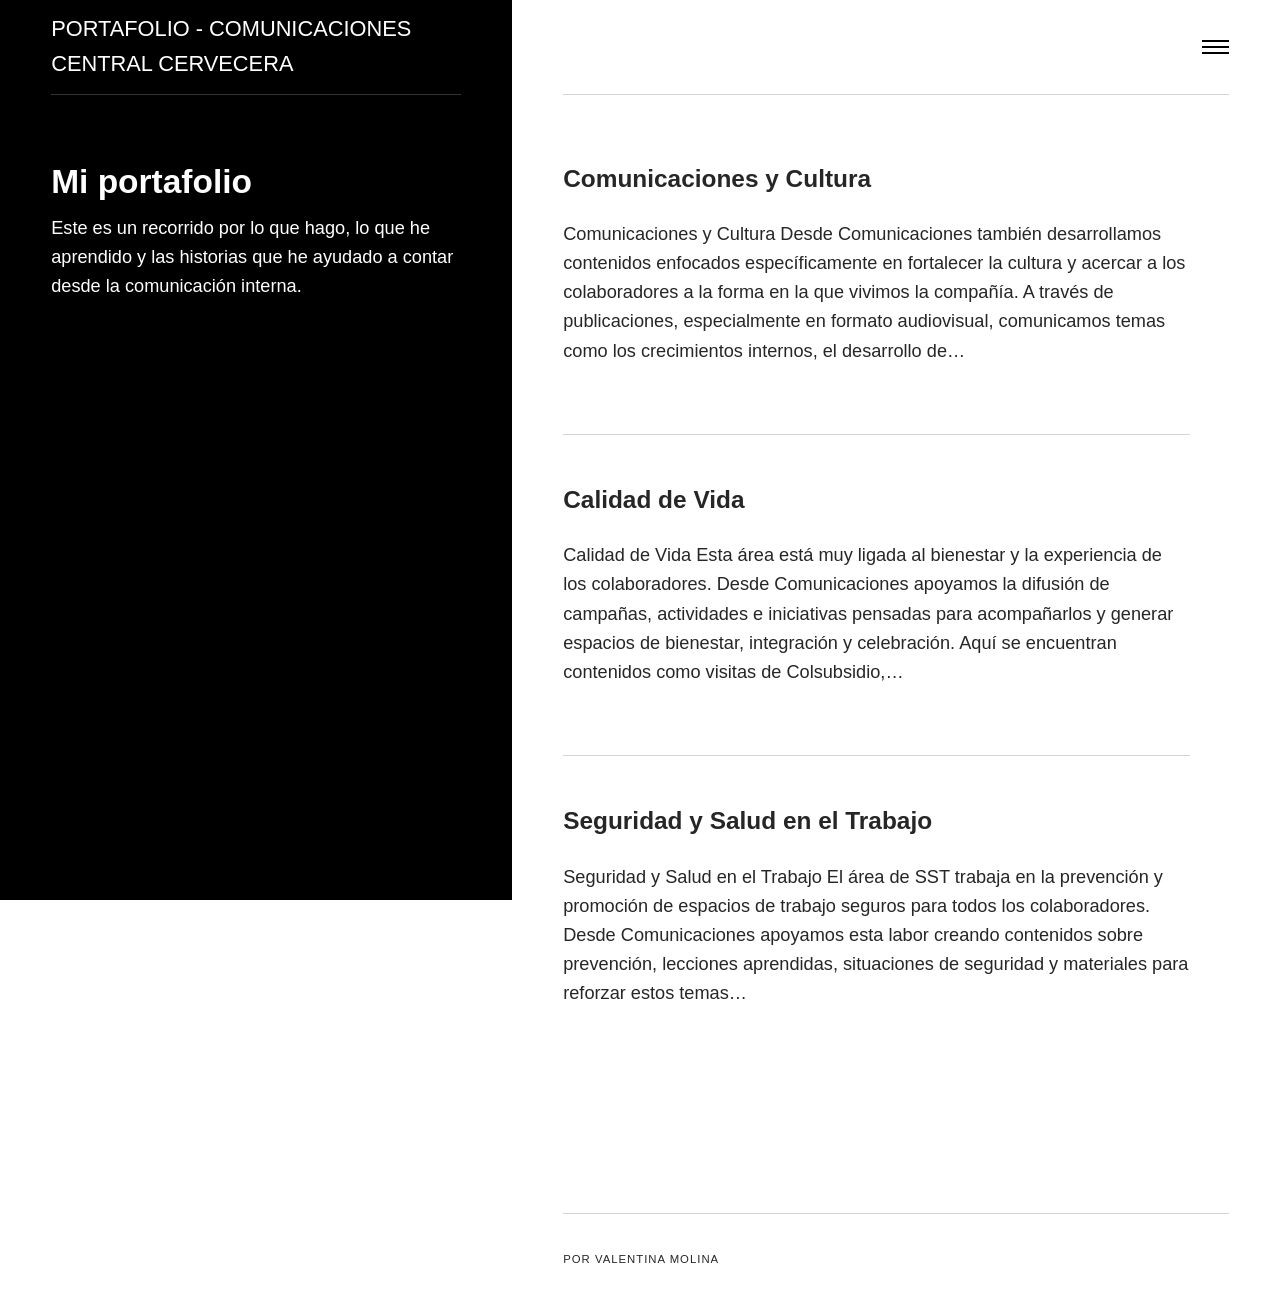
<file: index.html>
<!DOCTYPE html><html lang="en-gb"><head><meta charset="utf-8"><meta http-equiv="X-UA-Compatible" content="IE=edge"><meta name="viewport" content="width=device-width,initial-scale=1"><title>Portafolio - Comunicaciones Central Cervecera</title><meta name="generator" content="Publii Open-Source CMS for Static Site"><link rel="canonical" href="https://vmolinar625-hub.github.io/portafolio-velentina-molina-comunicacionesccc/"><link rel="alternate" type="application/atom+xml" href="https://vmolinar625-hub.github.io/portafolio-velentina-molina-comunicacionesccc/feed.xml" title="Portafolio - Comunicaciones Central Cervecera - RSS"><link rel="alternate" type="application/json" href="https://vmolinar625-hub.github.io/portafolio-velentina-molina-comunicacionesccc/feed.json" title="Portafolio - Comunicaciones Central Cervecera - JSON"><meta property="og:title" content="Portafolio - Comunicaciones Central Cervecera"><meta property="og:site_name" content="Portafolio - Comunicaciones Central Cervecera"><meta property="og:description" content=""><meta property="og:url" content="https://vmolinar625-hub.github.io/portafolio-velentina-molina-comunicacionesccc/"><meta property="og:type" content="website"><link rel="stylesheet" href="https://vmolinar625-hub.github.io/portafolio-velentina-molina-comunicacionesccc/assets/css/style.css?v=2b86963d895245d104e66f86aac6bb37"><script type="application/ld+json">{"@context":"http://schema.org","@type":"Organization","name":"Portafolio - Comunicaciones Central Cervecera","url":"https://vmolinar625-hub.github.io/portafolio-velentina-molina-comunicacionesccc/"}</script><noscript><style>img[loading] {
                    opacity: 1;
                }</style></noscript></head><body class="home-template"><div class="container js-container"><nav class="menu"><ul class="navbar__menu"><li><a href="https://vmolinar625-hub.github.io/portafolio-velentina-molina-comunicacionesccc/portafoliolio-central-cervecera.html" target="_self">Sobre mí y mi práctica</a></li><li><a href="https://vmolinar625-hub.github.io/portafolio-velentina-molina-comunicacionesccc/" target="_self">Comunicados</a></li></ul></nav><div class="container__content"><header class="top"><div class="top__item"><a class="logo" href="https://vmolinar625-hub.github.io/portafolio-velentina-molina-comunicacionesccc/">Portafolio - Comunicaciones Central Cervecera</a></div><div class="top__item top__item--right"><button class="menu-toggle js-menu-toggle" aria-label="Menu" aria-expanded="false"><span class="menu-toggle-box"><span class="menu-toggle-inner">Menu</span></span></button></div></header><main class="main"><div class="main__left"><header><h1>Mi portafolio</h1><p>Este es un recorrido por lo que hago, lo que he aprendido y las historias que he ayudado a contar desde la comunicación interna.</p></header></div><div class="main__right feed"><div><article class="feed__item"><header><h2><a href="https://vmolinar625-hub.github.io/portafolio-velentina-molina-comunicacionesccc/comunicaciones-y-cultura.html">Comunicaciones y Cultura</a></h2></header><p>Comunicaciones y Cultura Desde Comunicaciones también desarrollamos contenidos enfocados específicamente en fortalecer la cultura y acercar a los colaboradores a la forma en la que vivimos la compañía. A través de publicaciones, especialmente en formato audiovisual, comunicamos temas como los crecimientos internos, el desarrollo de&hellip;</p></article><article class="feed__item"><header><h2><a href="https://vmolinar625-hub.github.io/portafolio-velentina-molina-comunicacionesccc/calidad-de-vida.html">Calidad de Vida</a></h2></header><p>Calidad de Vida Esta área está muy ligada al bienestar y la experiencia de los colaboradores. Desde Comunicaciones apoyamos la difusión de campañas, actividades e iniciativas pensadas para acompañarlos y generar espacios de bienestar, integración y celebración. Aquí se encuentran contenidos como visitas de Colsubsidio,&hellip;</p></article><article class="feed__item"><header><h2><a href="https://vmolinar625-hub.github.io/portafolio-velentina-molina-comunicacionesccc/seguridad-y-salud-en-el-trabajo.html">Seguridad y Salud en el Trabajo</a></h2></header><p>Seguridad y Salud en el Trabajo El área de SST trabaja en la prevención y promoción de espacios de trabajo seguros para todos los colaboradores. Desde Comunicaciones apoyamos esta labor creando contenidos sobre prevención, lecciones aprendidas, situaciones de seguridad y materiales para reforzar estos temas&hellip;</p></article></div></div></main><footer class="footer"><div class="footer__copyright">Por Valentina Molina</div></footer></div></div><script defer="defer" src="https://vmolinar625-hub.github.io/portafolio-velentina-molina-comunicacionesccc/assets/js/scripts.min.js?v=1ea8317abae2e05fa2a65ed7bbff7ba7"></script><script>var images = document.querySelectorAll('img[loading]');

        for (var i = 0; i < images.length; i++) {
            if (images[i].complete) {
                images[i].classList.add('is-loaded');
            } else {
                images[i].addEventListener('load', function () {
                    this.classList.add('is-loaded');
                }, false);
            }
        }</script></body></html>
</file>
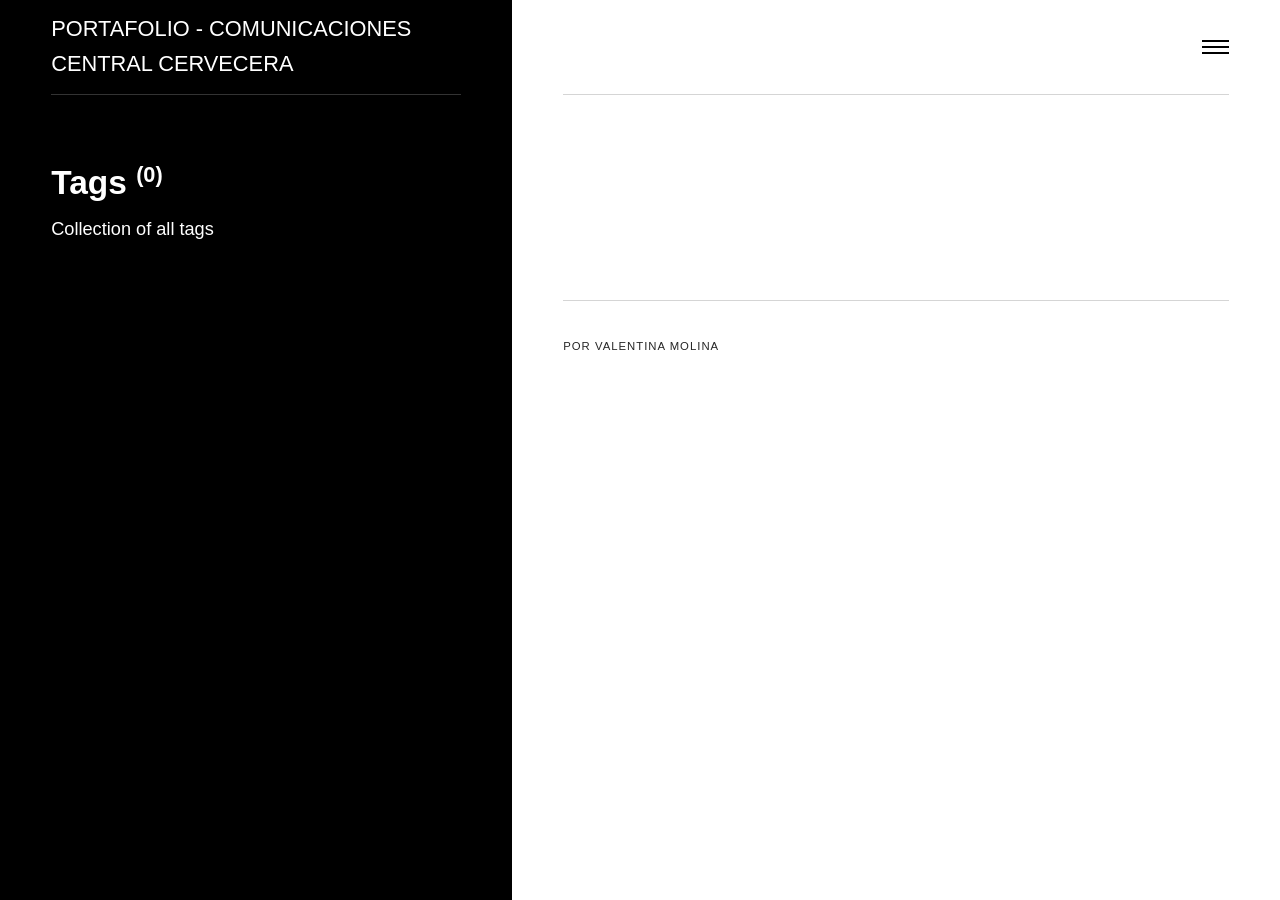
<file: tags/index.html>
<!DOCTYPE html><html lang="en-gb"><head><meta charset="utf-8"><meta http-equiv="X-UA-Compatible" content="IE=edge"><meta name="viewport" content="width=device-width,initial-scale=1"><title>All tags - Portafolio - Comunicaciones Central Cervecera</title><meta name="robots" content="noindex, follow"><meta name="generator" content="Publii Open-Source CMS for Static Site"><link rel="alternate" type="application/atom+xml" href="https://vmolinar625-hub.github.io/portafolio-velentina-molina-comunicacionesccc/feed.xml" title="Portafolio - Comunicaciones Central Cervecera - RSS"><link rel="alternate" type="application/json" href="https://vmolinar625-hub.github.io/portafolio-velentina-molina-comunicacionesccc/feed.json" title="Portafolio - Comunicaciones Central Cervecera - JSON"><meta property="og:title" content="Portafolio - Comunicaciones Central Cervecera"><meta property="og:site_name" content="Portafolio - Comunicaciones Central Cervecera"><meta property="og:description" content=""><meta property="og:url" content="https://vmolinar625-hub.github.io/portafolio-velentina-molina-comunicacionesccc/tags/"><meta property="og:type" content="website"><link rel="stylesheet" href="https://vmolinar625-hub.github.io/portafolio-velentina-molina-comunicacionesccc/assets/css/style.css?v=2b86963d895245d104e66f86aac6bb37"><script type="application/ld+json">{"@context":"http://schema.org","@type":"Organization","name":"Portafolio - Comunicaciones Central Cervecera","url":"https://vmolinar625-hub.github.io/portafolio-velentina-molina-comunicacionesccc/"}</script><noscript><style>img[loading] {
                    opacity: 1;
                }</style></noscript></head><body class="tags-template"><div class="container js-container"><nav class="menu"><ul class="navbar__menu"><li><a href="https://vmolinar625-hub.github.io/portafolio-velentina-molina-comunicacionesccc/portafoliolio-central-cervecera.html" target="_self">Sobre mí y mi práctica</a></li><li><a href="https://vmolinar625-hub.github.io/portafolio-velentina-molina-comunicacionesccc/" target="_self">Comunicados</a></li></ul></nav><div class="container__content"><header class="top"><div class="top__item"><a class="logo" href="https://vmolinar625-hub.github.io/portafolio-velentina-molina-comunicacionesccc/">Portafolio - Comunicaciones Central Cervecera</a></div><div class="top__item top__item--right"><button class="menu-toggle js-menu-toggle" aria-label="Menu" aria-expanded="false"><span class="menu-toggle-box"><span class="menu-toggle-inner">Menu</span></span></button></div></header><main class="main page page--tags"><div class="main__left"><header><h1>Tags <sup>(0)</sup></h1><p>Collection of all tags</p></header></div><div class="main__right"><div><ul class="feed feed--tags"></ul></div></div></main><footer class="footer"><div class="footer__copyright">Por Valentina Molina</div></footer></div></div><script defer="defer" src="https://vmolinar625-hub.github.io/portafolio-velentina-molina-comunicacionesccc/assets/js/scripts.min.js?v=1ea8317abae2e05fa2a65ed7bbff7ba7"></script><script>var images = document.querySelectorAll('img[loading]');

        for (var i = 0; i < images.length; i++) {
            if (images[i].complete) {
                images[i].classList.add('is-loaded');
            } else {
                images[i].addEventListener('load', function () {
                    this.classList.add('is-loaded');
                }, false);
            }
        }</script></body></html>
</file>
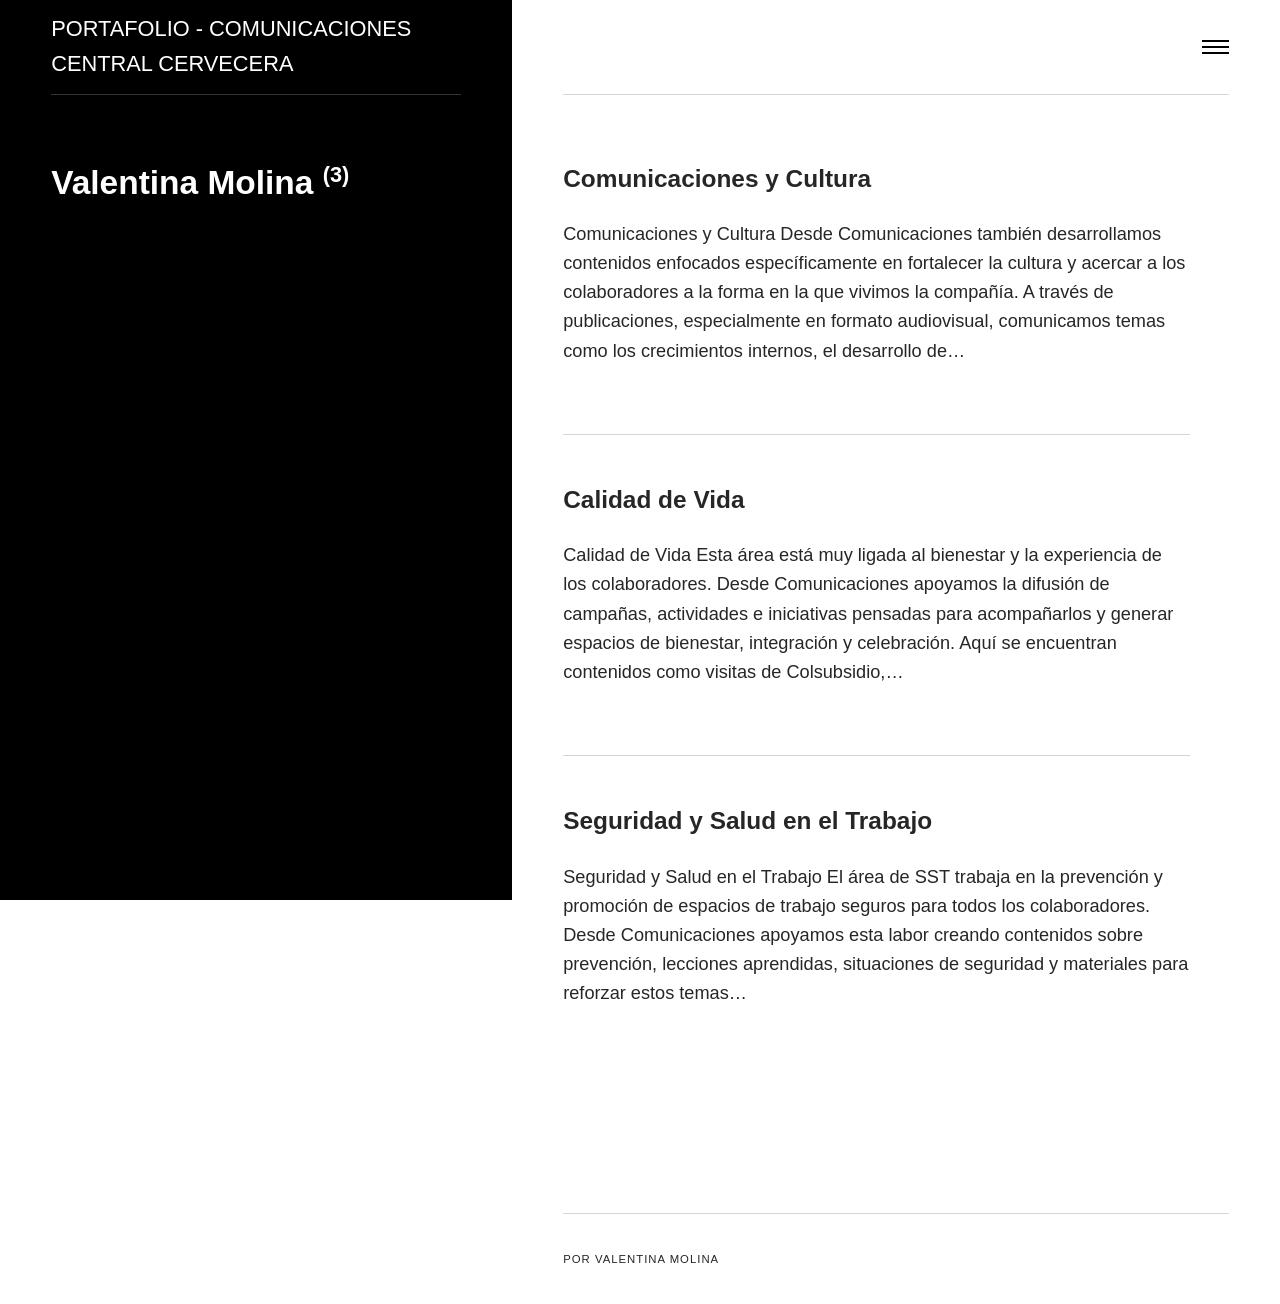
<file: authors/valentina-molina/index.html>
<!DOCTYPE html><html lang="en-gb"><head><meta charset="utf-8"><meta http-equiv="X-UA-Compatible" content="IE=edge"><meta name="viewport" content="width=device-width,initial-scale=1"><title>Author: Valentina Molina - Portafolio - Comunicaciones Central Cervecera</title><meta name="robots" content="noindex, follow"><meta name="generator" content="Publii Open-Source CMS for Static Site"><link rel="alternate" type="application/atom+xml" href="https://vmolinar625-hub.github.io/portafolio-velentina-molina-comunicacionesccc/feed.xml" title="Portafolio - Comunicaciones Central Cervecera - RSS"><link rel="alternate" type="application/json" href="https://vmolinar625-hub.github.io/portafolio-velentina-molina-comunicacionesccc/feed.json" title="Portafolio - Comunicaciones Central Cervecera - JSON"><meta property="og:title" content="Valentina Molina"><meta property="og:site_name" content="Portafolio - Comunicaciones Central Cervecera"><meta property="og:description" content=""><meta property="og:url" content="https://vmolinar625-hub.github.io/portafolio-velentina-molina-comunicacionesccc/authors/valentina-molina/"><meta property="og:type" content="website"><link rel="stylesheet" href="https://vmolinar625-hub.github.io/portafolio-velentina-molina-comunicacionesccc/assets/css/style.css?v=2b86963d895245d104e66f86aac6bb37"><script type="application/ld+json">{"@context":"http://schema.org","@type":"Organization","name":"Portafolio - Comunicaciones Central Cervecera","url":"https://vmolinar625-hub.github.io/portafolio-velentina-molina-comunicacionesccc/"}</script><noscript><style>img[loading] {
                    opacity: 1;
                }</style></noscript></head><body class="author-template"><div class="container js-container"><nav class="menu"><ul class="navbar__menu"><li><a href="https://vmolinar625-hub.github.io/portafolio-velentina-molina-comunicacionesccc/portafoliolio-central-cervecera.html" target="_self">Sobre mí y mi práctica</a></li><li><a href="https://vmolinar625-hub.github.io/portafolio-velentina-molina-comunicacionesccc/" target="_self">Comunicados</a></li></ul></nav><div class="container__content"><header class="top"><div class="top__item"><a class="logo" href="https://vmolinar625-hub.github.io/portafolio-velentina-molina-comunicacionesccc/">Portafolio - Comunicaciones Central Cervecera</a></div><div class="top__item top__item--right"><button class="menu-toggle js-menu-toggle" aria-label="Menu" aria-expanded="false"><span class="menu-toggle-box"><span class="menu-toggle-inner">Menu</span></span></button></div></header><main class="main page page--author"><div class="main__left"><header><div class="page--author__bio"><h1>Valentina Molina <sup>(3)</sup></h1></div></header></div><div class="main__right feed feed--author"><div><article class="feed__item"><header><h2><a href="https://vmolinar625-hub.github.io/portafolio-velentina-molina-comunicacionesccc/comunicaciones-y-cultura.html">Comunicaciones y Cultura</a></h2></header><p>Comunicaciones y Cultura Desde Comunicaciones también desarrollamos contenidos enfocados específicamente en fortalecer la cultura y acercar a los colaboradores a la forma en la que vivimos la compañía. A través de publicaciones, especialmente en formato audiovisual, comunicamos temas como los crecimientos internos, el desarrollo de&hellip;</p></article><article class="feed__item"><header><h2><a href="https://vmolinar625-hub.github.io/portafolio-velentina-molina-comunicacionesccc/calidad-de-vida.html">Calidad de Vida</a></h2></header><p>Calidad de Vida Esta área está muy ligada al bienestar y la experiencia de los colaboradores. Desde Comunicaciones apoyamos la difusión de campañas, actividades e iniciativas pensadas para acompañarlos y generar espacios de bienestar, integración y celebración. Aquí se encuentran contenidos como visitas de Colsubsidio,&hellip;</p></article><article class="feed__item"><header><h2><a href="https://vmolinar625-hub.github.io/portafolio-velentina-molina-comunicacionesccc/seguridad-y-salud-en-el-trabajo.html">Seguridad y Salud en el Trabajo</a></h2></header><p>Seguridad y Salud en el Trabajo El área de SST trabaja en la prevención y promoción de espacios de trabajo seguros para todos los colaboradores. Desde Comunicaciones apoyamos esta labor creando contenidos sobre prevención, lecciones aprendidas, situaciones de seguridad y materiales para reforzar estos temas&hellip;</p></article></div></div></main><footer class="footer"><div class="footer__copyright">Por Valentina Molina</div></footer></div></div><script defer="defer" src="https://vmolinar625-hub.github.io/portafolio-velentina-molina-comunicacionesccc/assets/js/scripts.min.js?v=1ea8317abae2e05fa2a65ed7bbff7ba7"></script><script>var images = document.querySelectorAll('img[loading]');

        for (var i = 0; i < images.length; i++) {
            if (images[i].complete) {
                images[i].classList.add('is-loaded');
            } else {
                images[i].addEventListener('load', function () {
                    this.classList.add('is-loaded');
                }, false);
            }
        }</script></body></html>
</file>
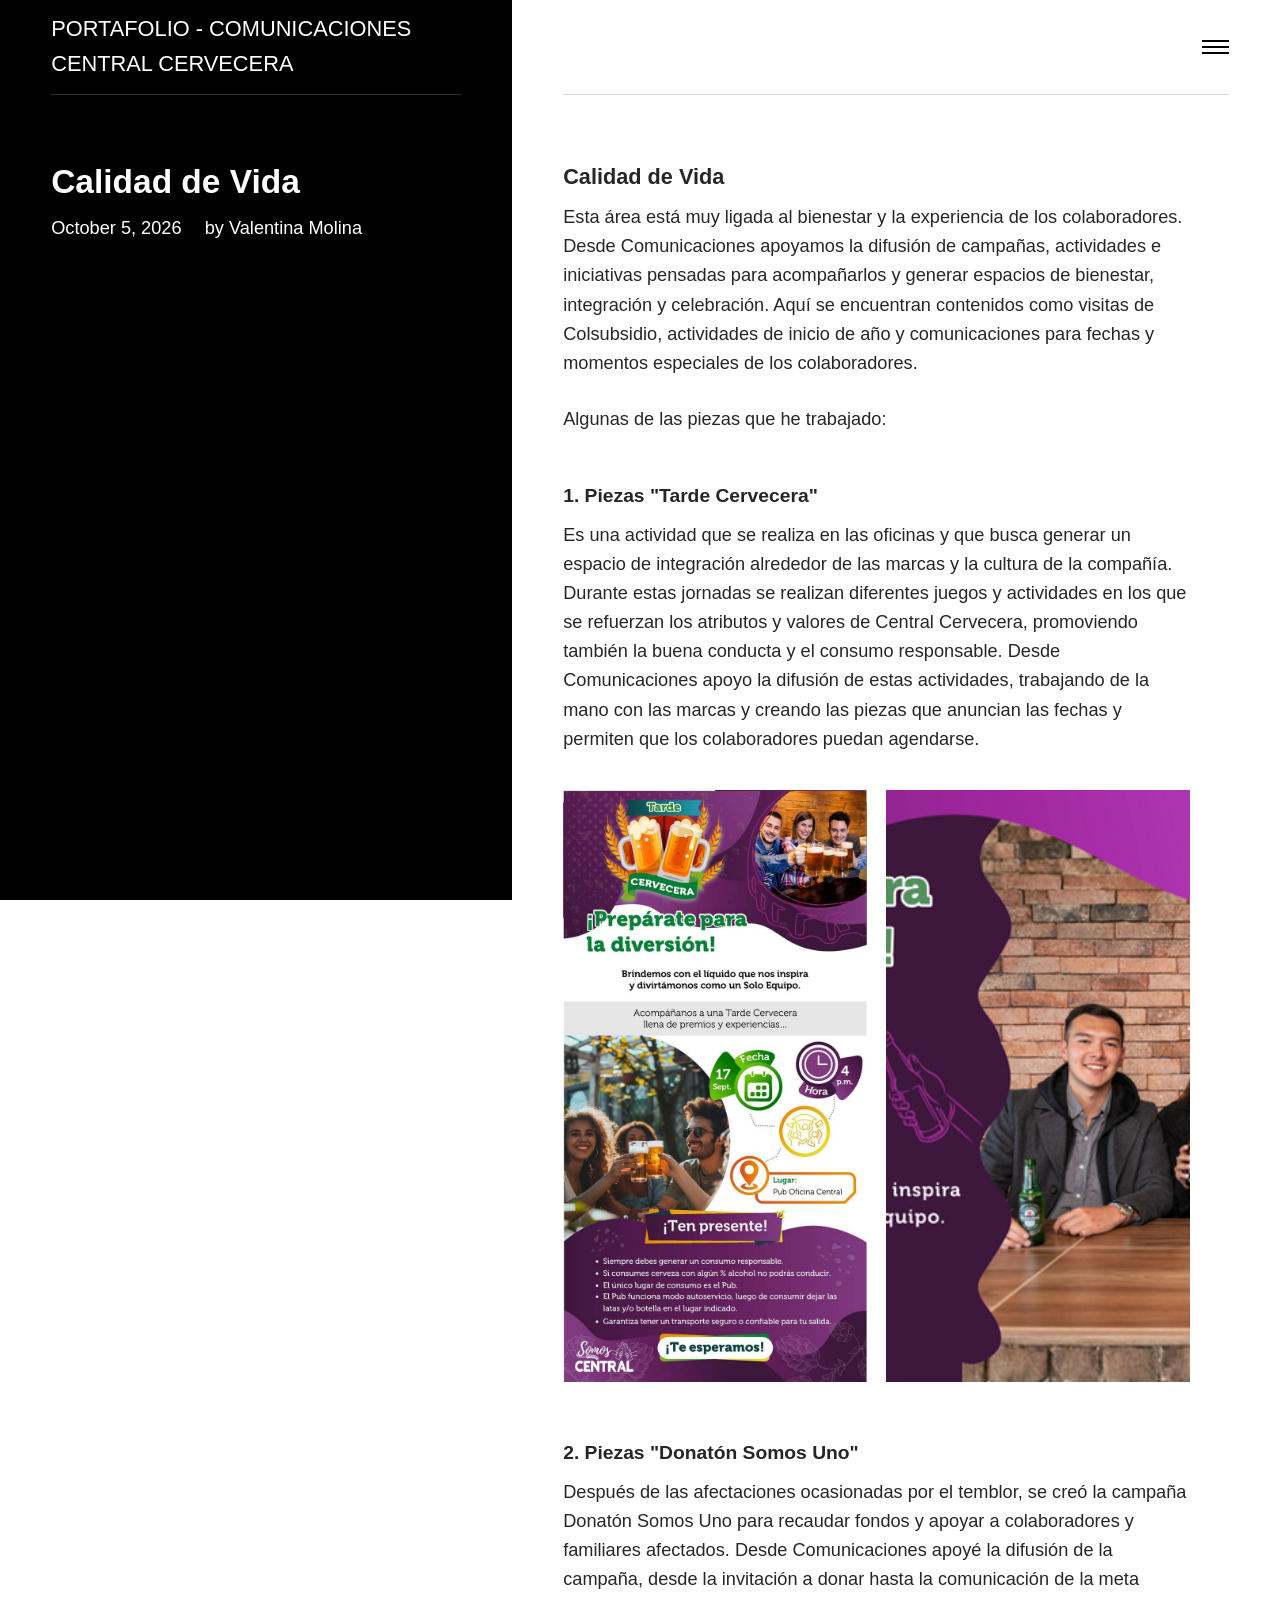
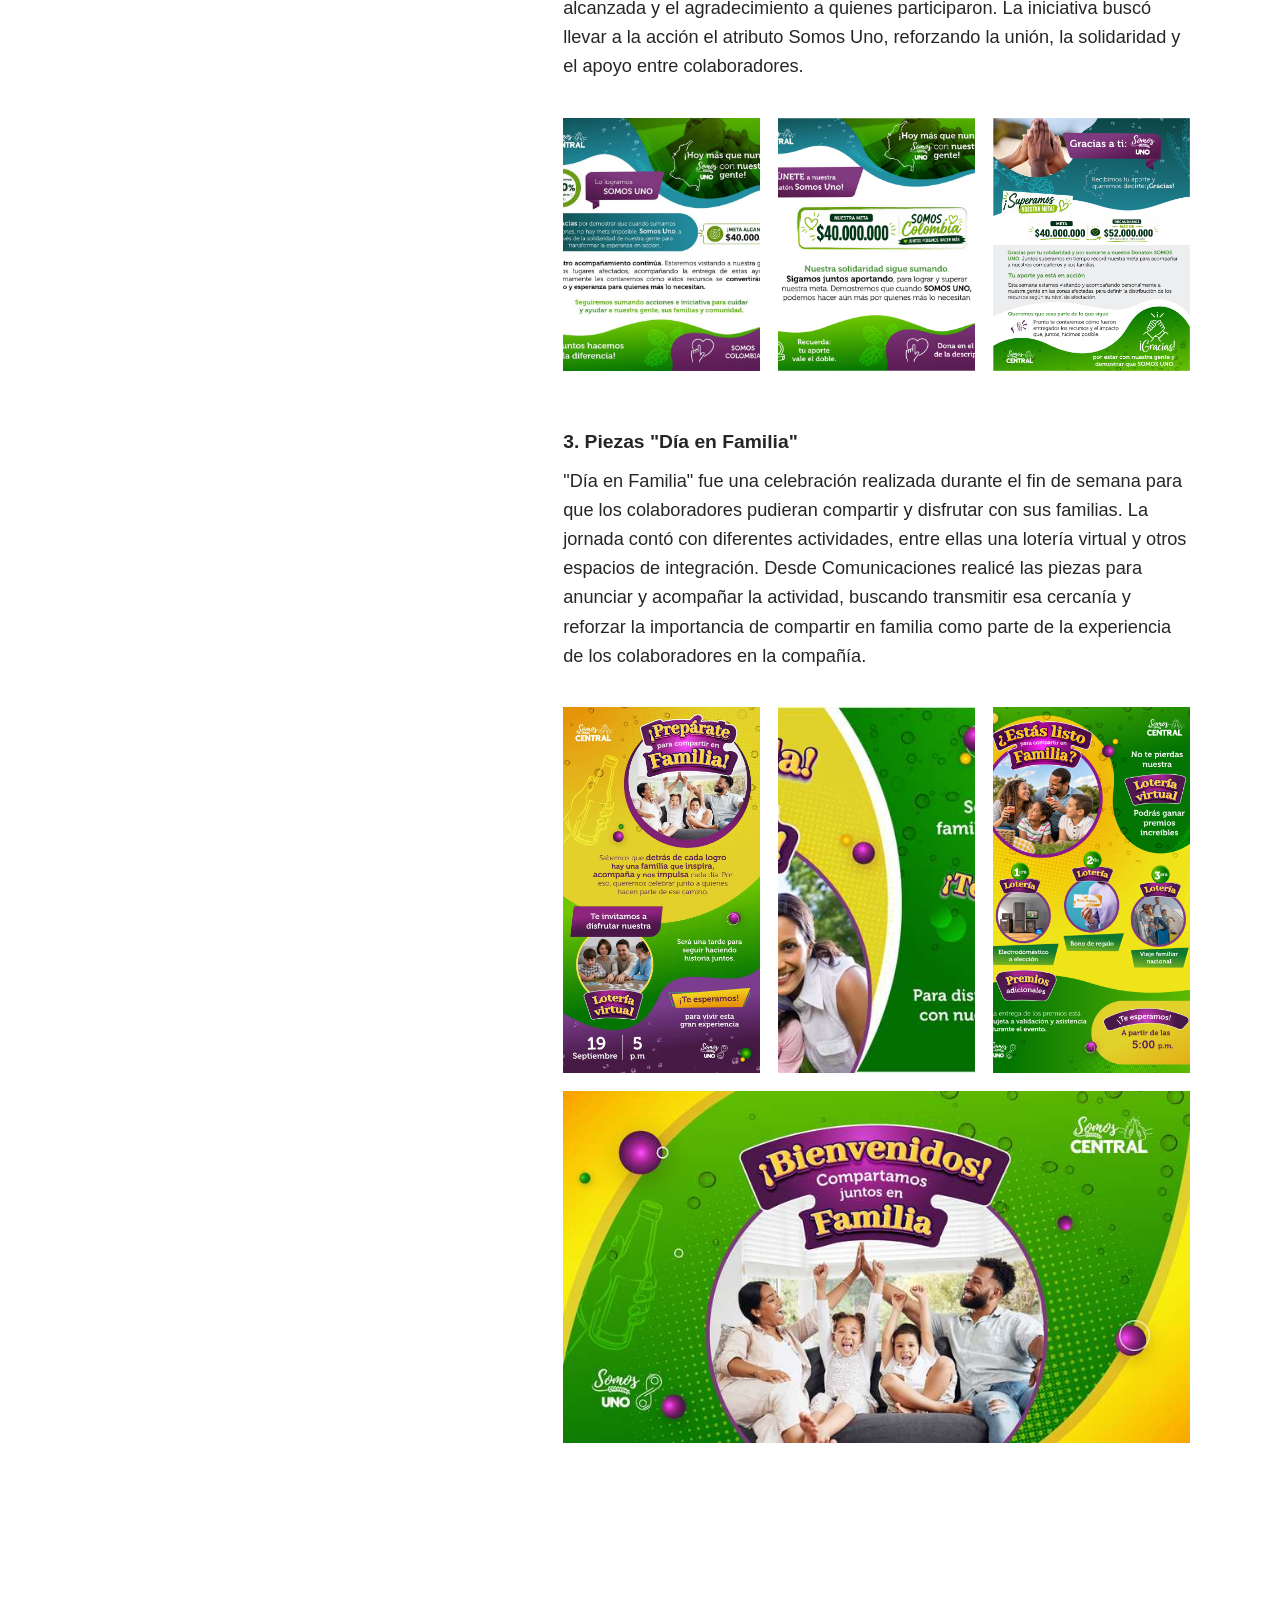
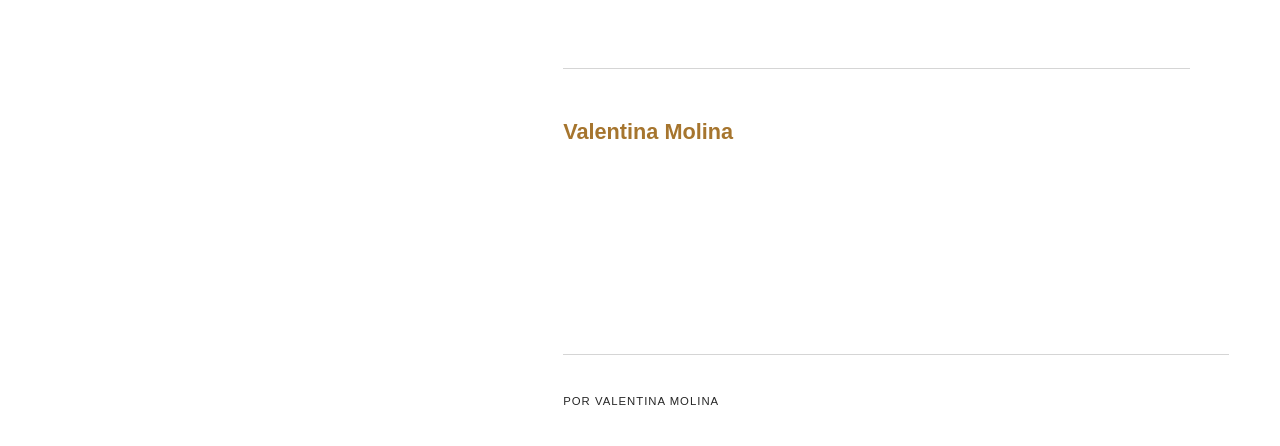
<file: calidad-de-vida.html>
<!DOCTYPE html><html lang="en-gb"><head><meta charset="utf-8"><meta http-equiv="X-UA-Compatible" content="IE=edge"><meta name="viewport" content="width=device-width,initial-scale=1"><title>Calidad de Vida - Portafolio - Comunicaciones Central Cervecera</title><meta name="description" content="Calidad de Vida Esta área está muy ligada al bienestar y la experiencia de los colaboradores. Desde Comunicaciones apoyamos la difusión de campañas, actividades e iniciativas pensadas para acompañarlos y generar espacios de bienestar, integración y celebración. Aquí se encuentran contenidos como visitas de Colsubsidio,&hellip;"><meta name="generator" content="Publii Open-Source CMS for Static Site"><link rel="canonical" href="https://vmolinar625-hub.github.io/portafolio-velentina-molina-comunicacionesccc/calidad-de-vida.html"><link rel="alternate" type="application/atom+xml" href="https://vmolinar625-hub.github.io/portafolio-velentina-molina-comunicacionesccc/feed.xml" title="Portafolio - Comunicaciones Central Cervecera - RSS"><link rel="alternate" type="application/json" href="https://vmolinar625-hub.github.io/portafolio-velentina-molina-comunicacionesccc/feed.json" title="Portafolio - Comunicaciones Central Cervecera - JSON"><meta property="og:title" content="Calidad de Vida"><meta property="og:site_name" content="Portafolio - Comunicaciones Central Cervecera"><meta property="og:description" content="Calidad de Vida Esta área está muy ligada al bienestar y la experiencia de los colaboradores. Desde Comunicaciones apoyamos la difusión de campañas, actividades e iniciativas pensadas para acompañarlos y generar espacios de bienestar, integración y celebración. Aquí se encuentran contenidos como visitas de Colsubsidio,&hellip;"><meta property="og:url" content="https://vmolinar625-hub.github.io/portafolio-velentina-molina-comunicacionesccc/calidad-de-vida.html"><meta property="og:type" content="article"><link rel="stylesheet" href="https://vmolinar625-hub.github.io/portafolio-velentina-molina-comunicacionesccc/assets/css/style.css?v=2b86963d895245d104e66f86aac6bb37"><script type="application/ld+json">{"@context":"http://schema.org","@type":"Article","mainEntityOfPage":{"@type":"WebPage","@id":"https://vmolinar625-hub.github.io/portafolio-velentina-molina-comunicacionesccc/calidad-de-vida.html"},"headline":"Calidad de Vida","datePublished":"2026-10-05T22:19-05:00","dateModified":"2026-10-05T22:34-05:00","description":"Calidad de Vida Esta área está muy ligada al bienestar y la experiencia de los colaboradores. Desde Comunicaciones apoyamos la difusión de campañas, actividades e iniciativas pensadas para acompañarlos y generar espacios de bienestar, integración y celebración. Aquí se encuentran contenidos como visitas de Colsubsidio,&hellip;","author":{"@type":"Person","name":"Valentina Molina","url":"https://vmolinar625-hub.github.io/portafolio-velentina-molina-comunicacionesccc/authors/valentina-molina/"},"publisher":{"@type":"Organization","name":"Valentina Molina"}}</script><noscript><style>img[loading] {
                    opacity: 1;
                }</style></noscript></head><body class="post-template"><div class="container js-container"><nav class="menu"><ul class="navbar__menu"><li><a href="https://vmolinar625-hub.github.io/portafolio-velentina-molina-comunicacionesccc/portafoliolio-central-cervecera.html" target="_self">Sobre mí y mi práctica</a></li><li><a href="https://vmolinar625-hub.github.io/portafolio-velentina-molina-comunicacionesccc/" target="_self">Comunicados</a></li></ul></nav><div class="container__content"><header class="top"><div class="top__item"><a class="logo" href="https://vmolinar625-hub.github.io/portafolio-velentina-molina-comunicacionesccc/">Portafolio - Comunicaciones Central Cervecera</a></div><div class="top__item top__item--right"><button class="menu-toggle js-menu-toggle" aria-label="Menu" aria-expanded="false"><span class="menu-toggle-box"><span class="menu-toggle-inner">Menu</span></span></button></div></header><main class="main post"><article class="content"><div class="main__left"><header><h1>Calidad de Vida</h1><p><time datetime="2026-10-05T22:19">October 5, 2026 </time>by <a href="https://vmolinar625-hub.github.io/portafolio-velentina-molina-comunicacionesccc/authors/valentina-molina/" rel="author" title="Valentina Molina">Valentina Molina</a></p></header></div><div class="main__right"><div class="content__entry"><h3>Calidad de Vida</h3><p>Esta área está muy ligada al<strong> </strong>bienestar y la experiencia de los colaboradores. Desde Comunicaciones apoyamos la difusión de campañas, actividades e iniciativas pensadas para acompañarlos y generar espacios de bienestar, integración y celebración. Aquí se encuentran contenidos como visitas de Colsubsidio, actividades de inicio de año y comunicaciones para fechas y momentos especiales de los colaboradores.</p><p>Algunas de las piezas que he trabajado:</p><h4>1. Piezas "Tarde Cervecera"</h4><p>Es una actividad que se realiza en las oficinas y que busca generar un espacio de integración alrededor de las marcas y la cultura de la compañía. Durante estas jornadas se realizan diferentes juegos y actividades en los que se refuerzan los atributos y valores de Central Cervecera, promoviendo también la buena conducta y el consumo responsable. Desde Comunicaciones apoyo la difusión de estas actividades, trabajando de la mano con las marcas y creando las piezas que anuncian las fechas y permiten que los colaboradores puedan agendarse.</p><div class="gallery-wrapper"><div class="gallery" data-is-empty="false" data-translation="Add images" data-columns="2"><figure class="gallery__item"><a href="https://vmolinar625-hub.github.io/portafolio-velentina-molina-comunicacionesccc/media/posts/3/gallery/caldiad-tardes-2.jpg" data-size="3735x7266"><img loading="lazy" src="https://vmolinar625-hub.github.io/portafolio-velentina-molina-comunicacionesccc/media/posts/3/gallery/caldiad-tardes-2-thumbnail.jpg" alt="" width="768" height="1494"></a></figure><figure class="gallery__item"><a href="https://vmolinar625-hub.github.io/portafolio-velentina-molina-comunicacionesccc/media/posts/3/gallery/tardes.png" data-size="6578x3622"><img loading="lazy" src="https://vmolinar625-hub.github.io/portafolio-velentina-molina-comunicacionesccc/media/posts/3/gallery/tardes-thumbnail.png" alt="" width="768" height="423"></a></figure></div></div><h4>2. Piezas "Donatón Somos Uno"</h4><p>Después de las afectaciones ocasionadas por el temblor, se creó la campaña Donatón Somos Uno para recaudar fondos y apoyar a colaboradores y familiares afectados. Desde Comunicaciones apoyé la difusión de la campaña, desde la invitación a donar hasta la comunicación de la meta alcanzada y el agradecimiento a quienes participaron. La iniciativa buscó llevar a la acción el atributo Somos Uno, reforzando la unión, la solidaridad y el apoyo entre colaboradores.</p><div class="gallery-wrapper"><div class="gallery" data-is-empty="false" data-translation="Add images" data-columns="3"><figure class="gallery__item"><a href="https://vmolinar625-hub.github.io/portafolio-velentina-molina-comunicacionesccc/media/posts/3/gallery/somos-uno-dntn.jpg" data-size="4940x4931"><img loading="lazy" src="https://vmolinar625-hub.github.io/portafolio-velentina-molina-comunicacionesccc/media/posts/3/gallery/somos-uno-dntn-thumbnail.jpg" alt="" width="768" height="766"></a></figure><figure class="gallery__item"><a href="https://vmolinar625-hub.github.io/portafolio-velentina-molina-comunicacionesccc/media/posts/3/gallery/somos-uno-dotannn.png" data-size="4947x4944"><img loading="lazy" src="https://vmolinar625-hub.github.io/portafolio-velentina-molina-comunicacionesccc/media/posts/3/gallery/somos-uno-dotannn-thumbnail.png" alt="" width="768" height="768"></a></figure><figure class="gallery__item"><a href="https://vmolinar625-hub.github.io/portafolio-velentina-molina-comunicacionesccc/media/posts/3/gallery/somos-uno.png" data-size="4961x6393"><img loading="lazy" src="https://vmolinar625-hub.github.io/portafolio-velentina-molina-comunicacionesccc/media/posts/3/gallery/somos-uno-thumbnail.png" alt="" width="768" height="990"></a></figure></div></div><h4><strong>3. Piezas "Día en Familia"<br></strong></h4><p>"Día en Familia" fue una celebración realizada durante el fin de semana para que los colaboradores pudieran compartir y disfrutar con sus familias. La jornada contó con diferentes actividades, entre ellas una lotería virtual y otros espacios de integración. Desde Comunicaciones realicé las piezas para anunciar y acompañar la actividad, buscando transmitir esa cercanía y reforzar la importancia de compartir en familia como parte de la experiencia de los colaboradores en la compañía.</p><div class="gallery-wrapper"><div class="gallery" data-is-empty="false" data-translation="Add images" data-columns="3"><figure class="gallery__item"><a href="https://vmolinar625-hub.github.io/portafolio-velentina-molina-comunicacionesccc/media/posts/3/gallery/Invitacion-Dia-en-familia.jpg" data-size="800x1486"><img loading="lazy" src="https://vmolinar625-hub.github.io/portafolio-velentina-molina-comunicacionesccc/media/posts/3/gallery/Invitacion-Dia-en-familia-thumbnail.jpg" alt="" width="768" height="1427"></a></figure><figure class="gallery__item"><a href="https://vmolinar625-hub.github.io/portafolio-velentina-molina-comunicacionesccc/media/posts/3/gallery/Invitacion-Dia-en-familia-Pantallas.jpg" data-size="6033x3398"><img loading="lazy" src="https://vmolinar625-hub.github.io/portafolio-velentina-molina-comunicacionesccc/media/posts/3/gallery/Invitacion-Dia-en-familia-Pantallas-thumbnail.jpg" alt="" width="768" height="433"></a></figure><figure class="gallery__item"><a href="https://vmolinar625-hub.github.io/portafolio-velentina-molina-comunicacionesccc/media/posts/3/gallery/dia-familia-2.png" data-size="3691x6173"><img loading="lazy" src="https://vmolinar625-hub.github.io/portafolio-velentina-molina-comunicacionesccc/media/posts/3/gallery/dia-familia-2-thumbnail.png" alt="" width="768" height="1284"></a></figure><figure class="gallery__item"><a href="https://vmolinar625-hub.github.io/portafolio-velentina-molina-comunicacionesccc/media/posts/3/gallery/Portada-Youtube-Dia-en-Familia.jpg" data-size="2560x1440"><img loading="lazy" src="https://vmolinar625-hub.github.io/portafolio-velentina-molina-comunicacionesccc/media/posts/3/gallery/Portada-Youtube-Dia-en-Familia-thumbnail.jpg" alt="" width="768" height="432"></a></figure></div></div><p> </p><p> </p><footer><div class="content__tag-share"><div class="content__share"></div></div><div class="content__bio"><h3><a href="https://vmolinar625-hub.github.io/portafolio-velentina-molina-comunicacionesccc/authors/valentina-molina/" title="Valentina Molina">Valentina Molina</a></h3></div></footer></div></div></article><div class="main__right main__right--bottom"></div></main><footer class="footer"><div class="footer__copyright">Por Valentina Molina</div></footer></div></div><script defer="defer" src="https://vmolinar625-hub.github.io/portafolio-velentina-molina-comunicacionesccc/assets/js/scripts.min.js?v=1ea8317abae2e05fa2a65ed7bbff7ba7"></script><script>var images = document.querySelectorAll('img[loading]');
   
           for (var i = 0; i < images.length; i++) {
               if (images[i].complete) {
                   images[i].classList.add('is-loaded');
               } else {
                   images[i].addEventListener('load', function () {
                       this.classList.add('is-loaded');
                   }, false);
               }
           }</script></body></html>
</file>
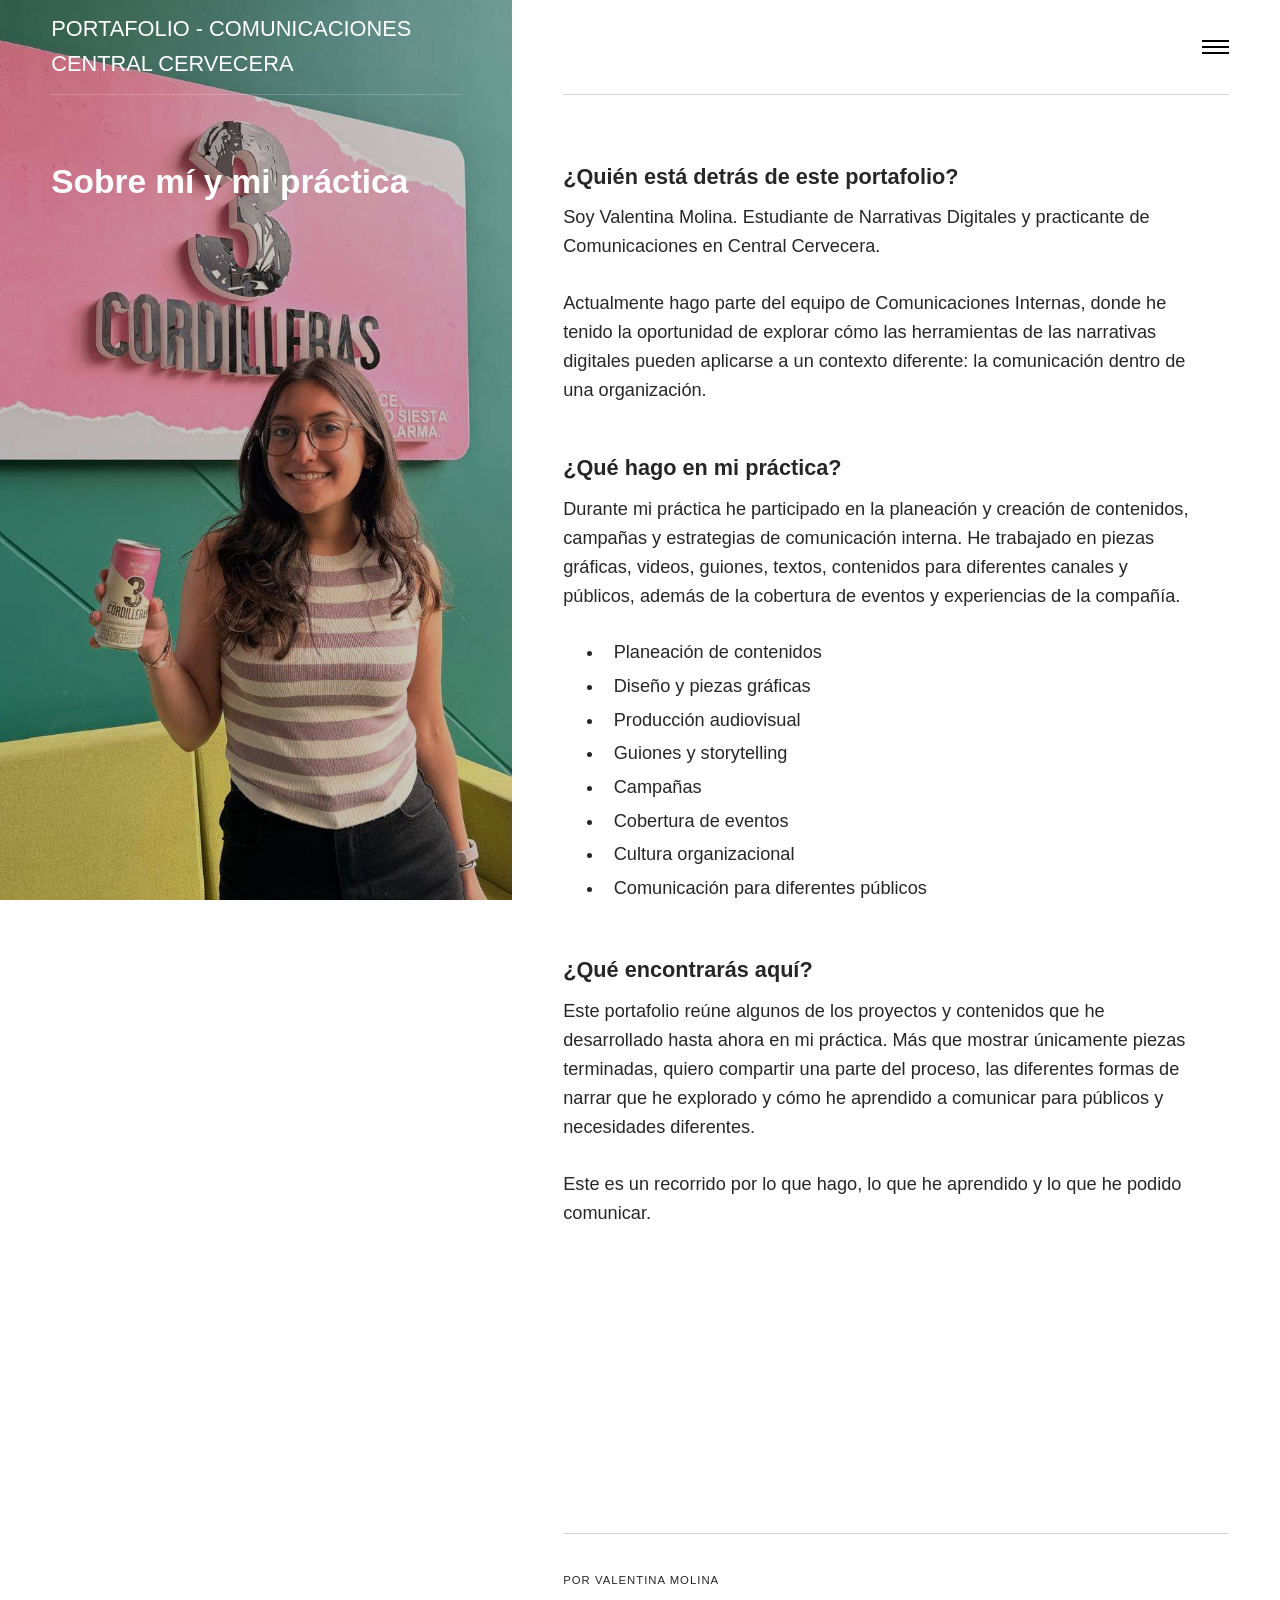
<file: portafoliolio-central-cervecera.html>
<!DOCTYPE html><html lang="en-gb"><head><meta charset="utf-8"><meta http-equiv="X-UA-Compatible" content="IE=edge"><meta name="viewport" content="width=device-width,initial-scale=1"><title>Sobre mí y mi práctica - Portafolio - Comunicaciones Central Cervecera</title><meta name="description" content="¿Quién está detrás de este portafolio? Soy Valentina Molina. Estudiante de Narrativas Digitales y practicante de Comunicaciones en Central Cervecera. Actualmente hago parte del equipo de Comunicaciones Internas, donde he tenido la oportunidad de explorar cómo las herramientas de las narrativas digitales pueden aplicarse a&hellip;"><meta name="generator" content="Publii Open-Source CMS for Static Site"><link rel="canonical" href="https://vmolinar625-hub.github.io/portafolio-velentina-molina-comunicacionesccc/portafoliolio-central-cervecera.html"><link rel="alternate" type="application/atom+xml" href="https://vmolinar625-hub.github.io/portafolio-velentina-molina-comunicacionesccc/feed.xml" title="Portafolio - Comunicaciones Central Cervecera - RSS"><link rel="alternate" type="application/json" href="https://vmolinar625-hub.github.io/portafolio-velentina-molina-comunicacionesccc/feed.json" title="Portafolio - Comunicaciones Central Cervecera - JSON"><meta property="og:title" content="Sobre mí y mi práctica"><meta property="og:image" content="https://vmolinar625-hub.github.io/portafolio-velentina-molina-comunicacionesccc/media/posts/1/Foto-Acerca-de-mi.jpeg"><meta property="og:image:width" content="960"><meta property="og:image:height" content="1280"><meta property="og:site_name" content="Portafolio - Comunicaciones Central Cervecera"><meta property="og:description" content="¿Quién está detrás de este portafolio? Soy Valentina Molina. Estudiante de Narrativas Digitales y practicante de Comunicaciones en Central Cervecera. Actualmente hago parte del equipo de Comunicaciones Internas, donde he tenido la oportunidad de explorar cómo las herramientas de las narrativas digitales pueden aplicarse a&hellip;"><meta property="og:url" content="https://vmolinar625-hub.github.io/portafolio-velentina-molina-comunicacionesccc/portafoliolio-central-cervecera.html"><meta property="og:type" content="article"><link rel="stylesheet" href="https://vmolinar625-hub.github.io/portafolio-velentina-molina-comunicacionesccc/assets/css/style.css?v=2b86963d895245d104e66f86aac6bb37"><script type="application/ld+json">{"@context":"http://schema.org","@type":"Article","mainEntityOfPage":{"@type":"WebPage","@id":"https://vmolinar625-hub.github.io/portafolio-velentina-molina-comunicacionesccc/portafoliolio-central-cervecera.html"},"headline":"Sobre mí y mi práctica","datePublished":"2026-10-05T20:56-05:00","dateModified":"2026-10-05T21:05-05:00","image":{"@type":"ImageObject","url":"https://vmolinar625-hub.github.io/portafolio-velentina-molina-comunicacionesccc/media/posts/1/Foto-Acerca-de-mi.jpeg","height":1280,"width":960},"description":"¿Quién está detrás de este portafolio? Soy Valentina Molina. Estudiante de Narrativas Digitales y practicante de Comunicaciones en Central Cervecera. Actualmente hago parte del equipo de Comunicaciones Internas, donde he tenido la oportunidad de explorar cómo las herramientas de las narrativas digitales pueden aplicarse a&hellip;","author":{"@type":"Person","name":"Valentina Molina","url":"https://vmolinar625-hub.github.io/portafolio-velentina-molina-comunicacionesccc/authors/valentina-molina/"},"publisher":{"@type":"Organization","name":"Valentina Molina"}}</script><noscript><style>img[loading] {
                    opacity: 1;
                }</style></noscript></head><body class="page-template"><div class="container js-container"><nav class="menu"><ul class="navbar__menu"><li class="active"><a href="https://vmolinar625-hub.github.io/portafolio-velentina-molina-comunicacionesccc/portafoliolio-central-cervecera.html" target="_self">Sobre mí y mi práctica</a></li><li><a href="https://vmolinar625-hub.github.io/portafolio-velentina-molina-comunicacionesccc/" target="_self">Comunicados</a></li></ul></nav><div class="container__content"><header class="top"><div class="top__item"><a class="logo" href="https://vmolinar625-hub.github.io/portafolio-velentina-molina-comunicacionesccc/">Portafolio - Comunicaciones Central Cervecera</a></div><div class="top__item top__item--right"><button class="menu-toggle js-menu-toggle" aria-label="Menu" aria-expanded="false"><span class="menu-toggle-box"><span class="menu-toggle-inner">Menu</span></span></button></div></header><main class="main page"><article class="content"><div class="main__left"><figure class="hero"><img src="https://vmolinar625-hub.github.io/portafolio-velentina-molina-comunicacionesccc/media/posts/1/Foto-Acerca-de-mi.jpeg" srcset="https://vmolinar625-hub.github.io/portafolio-velentina-molina-comunicacionesccc/media/posts/1/responsive/Foto-Acerca-de-mi-xs.jpeg 300w, https://vmolinar625-hub.github.io/portafolio-velentina-molina-comunicacionesccc/media/posts/1/responsive/Foto-Acerca-de-mi-sm.jpeg 480w, https://vmolinar625-hub.github.io/portafolio-velentina-molina-comunicacionesccc/media/posts/1/responsive/Foto-Acerca-de-mi-md.jpeg 768w, https://vmolinar625-hub.github.io/portafolio-velentina-molina-comunicacionesccc/media/posts/1/responsive/Foto-Acerca-de-mi-lg.jpeg 1024w, https://vmolinar625-hub.github.io/portafolio-velentina-molina-comunicacionesccc/media/posts/1/responsive/Foto-Acerca-de-mi-xl.jpeg 1280w, https://vmolinar625-hub.github.io/portafolio-velentina-molina-comunicacionesccc/media/posts/1/responsive/Foto-Acerca-de-mi-2xl.jpeg 1600w" sizes="(min-width: 1800px) 50vw, (min-width: 900px) 40vw, 100vw" loading="eager" height="1280" width="960" alt=""></figure><header><h1>Sobre mí y mi práctica</h1></header></div><div class="main__right"><div class="content__entry"><h3>¿Quién está detrás de este portafolio?</h3><p>Soy Valentina Molina. Estudiante de Narrativas Digitales y practicante de Comunicaciones en Central Cervecera. </p><p>Actualmente hago parte del equipo de Comunicaciones Internas, donde he tenido la oportunidad de explorar cómo las herramientas de las narrativas digitales pueden aplicarse a un contexto diferente: la comunicación dentro de una organización.</p><h3>¿Qué hago en mi práctica? </h3><p>Durante mi práctica he participado en la planeación y creación de contenidos, campañas y estrategias de comunicación interna. He trabajado en piezas gráficas, videos, guiones, textos, contenidos para diferentes canales y públicos, además de la cobertura de eventos y experiencias de la compañía.</p><ul><li>Planeación de contenidos</li><li>Diseño y piezas gráficas</li><li>Producción audiovisual</li><li>Guiones y storytelling</li><li>Campañas</li><li>Cobertura de eventos</li><li>Cultura organizacional</li><li>Comunicación para diferentes públicos</li></ul><h3><strong>¿Qué encontrarás aquí?</strong></h3><p>Este portafolio reúne algunos de los proyectos y contenidos que he desarrollado hasta ahora en mi práctica. Más que mostrar únicamente piezas terminadas, quiero compartir una parte del proceso, las diferentes formas de narrar que he explorado y cómo he aprendido a comunicar para públicos y necesidades diferentes.</p><p>Este es un recorrido por lo que hago, lo que he aprendido y lo que he podido comunicar. </p><p> </p><p> </p><p> </p></div></div></article></main><footer class="footer"><div class="footer__copyright">Por Valentina Molina</div></footer></div></div><script defer="defer" src="https://vmolinar625-hub.github.io/portafolio-velentina-molina-comunicacionesccc/assets/js/scripts.min.js?v=1ea8317abae2e05fa2a65ed7bbff7ba7"></script><script>var images = document.querySelectorAll('img[loading]');
   
           for (var i = 0; i < images.length; i++) {
               if (images[i].complete) {
                   images[i].classList.add('is-loaded');
               } else {
                   images[i].addEventListener('load', function () {
                       this.classList.add('is-loaded');
                   }, false);
               }
           }</script></body></html>
</file>
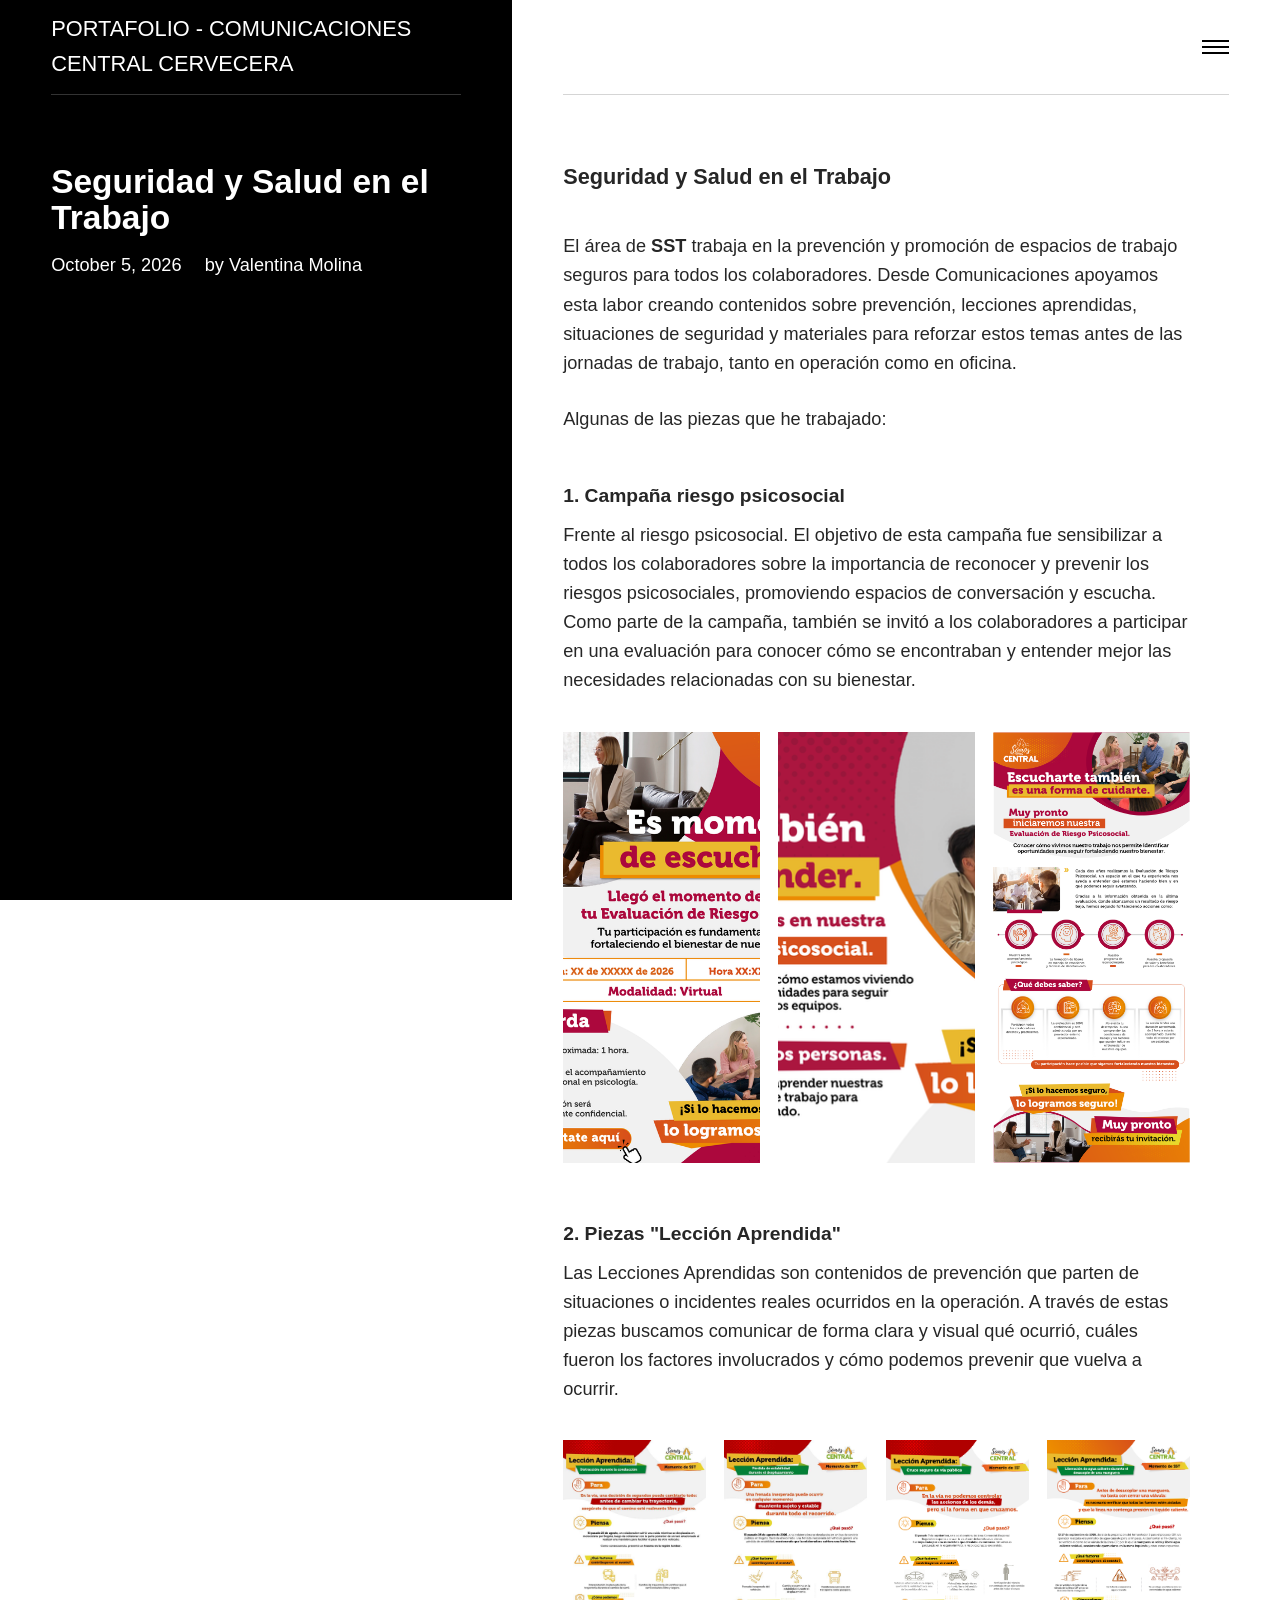
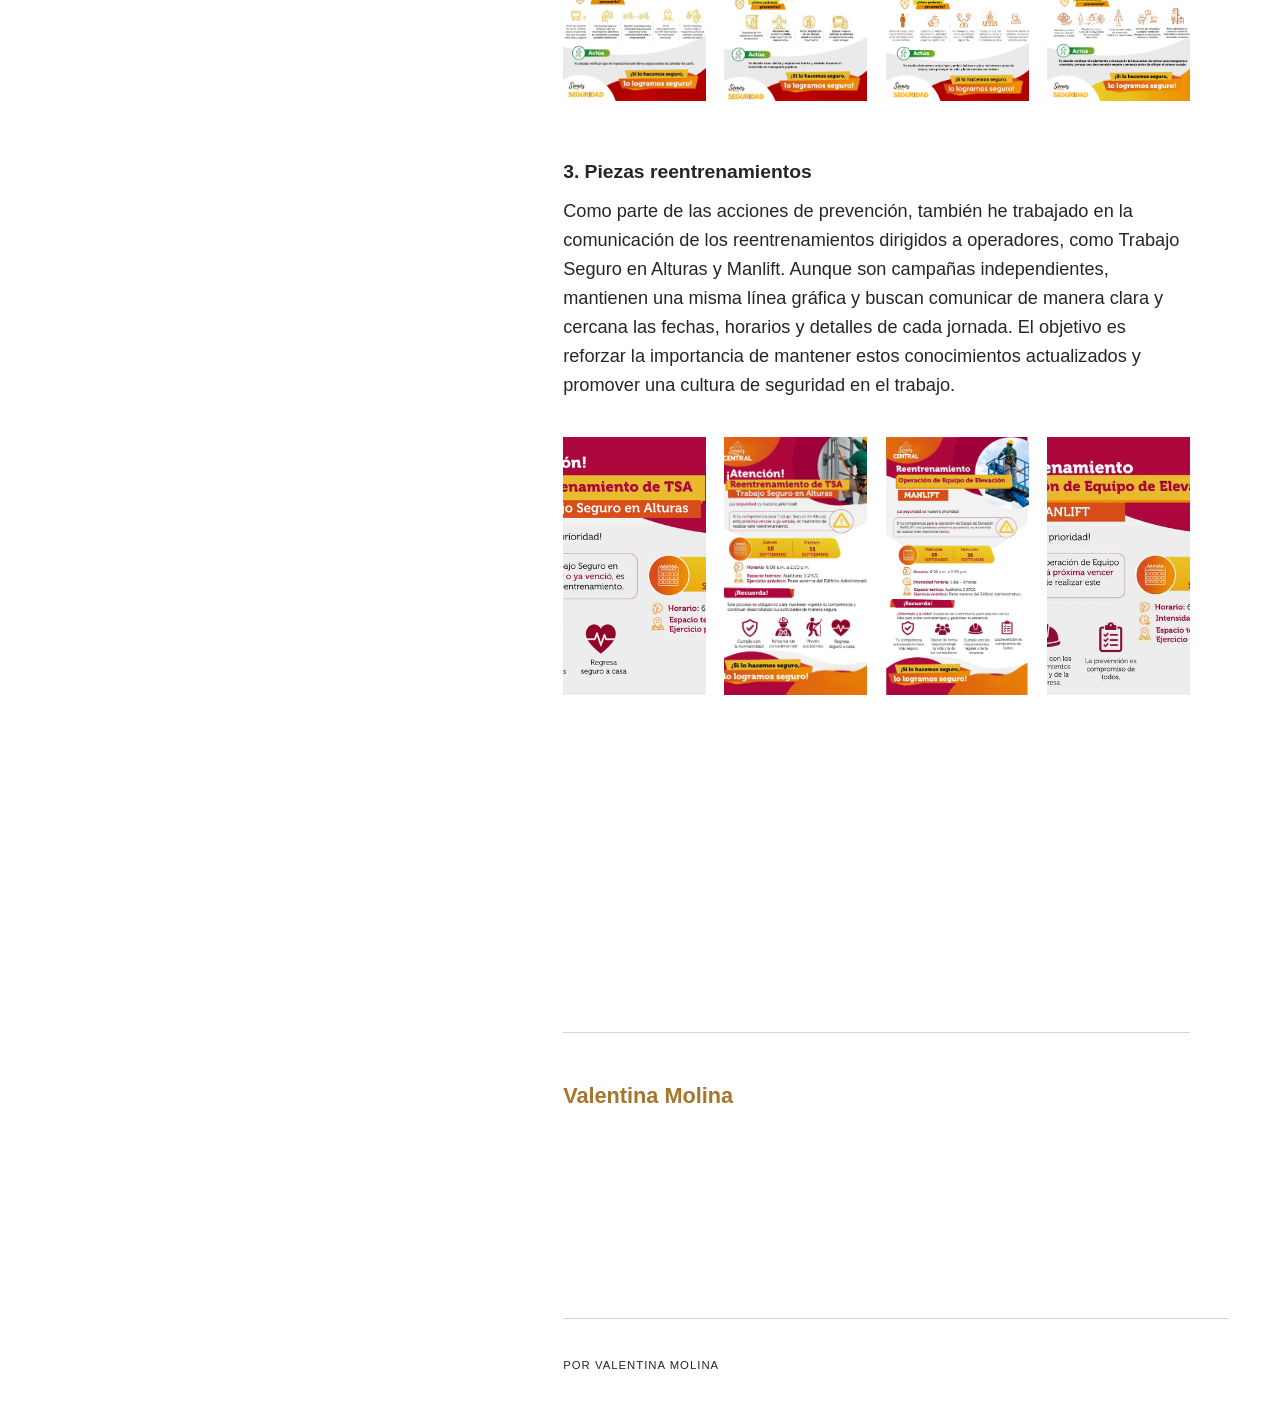
<file: seguridad-y-salud-en-el-trabajo.html>
<!DOCTYPE html><html lang="en-gb"><head><meta charset="utf-8"><meta http-equiv="X-UA-Compatible" content="IE=edge"><meta name="viewport" content="width=device-width,initial-scale=1"><title>Seguridad y Salud en el Trabajo - Portafolio - Comunicaciones Central Cervecera</title><meta name="description" content="Seguridad y Salud en el Trabajo El área de SST trabaja en la prevención y promoción de espacios de trabajo seguros para todos los colaboradores. Desde Comunicaciones apoyamos esta labor creando contenidos sobre prevención, lecciones aprendidas, situaciones de seguridad y materiales para reforzar estos temas&hellip;"><meta name="generator" content="Publii Open-Source CMS for Static Site"><link rel="canonical" href="https://vmolinar625-hub.github.io/portafolio-velentina-molina-comunicacionesccc/seguridad-y-salud-en-el-trabajo.html"><link rel="alternate" type="application/atom+xml" href="https://vmolinar625-hub.github.io/portafolio-velentina-molina-comunicacionesccc/feed.xml" title="Portafolio - Comunicaciones Central Cervecera - RSS"><link rel="alternate" type="application/json" href="https://vmolinar625-hub.github.io/portafolio-velentina-molina-comunicacionesccc/feed.json" title="Portafolio - Comunicaciones Central Cervecera - JSON"><meta property="og:title" content="Seguridad y Salud en el Trabajo"><meta property="og:site_name" content="Portafolio - Comunicaciones Central Cervecera"><meta property="og:description" content="Seguridad y Salud en el Trabajo El área de SST trabaja en la prevención y promoción de espacios de trabajo seguros para todos los colaboradores. Desde Comunicaciones apoyamos esta labor creando contenidos sobre prevención, lecciones aprendidas, situaciones de seguridad y materiales para reforzar estos temas&hellip;"><meta property="og:url" content="https://vmolinar625-hub.github.io/portafolio-velentina-molina-comunicacionesccc/seguridad-y-salud-en-el-trabajo.html"><meta property="og:type" content="article"><link rel="stylesheet" href="https://vmolinar625-hub.github.io/portafolio-velentina-molina-comunicacionesccc/assets/css/style.css?v=2b86963d895245d104e66f86aac6bb37"><script type="application/ld+json">{"@context":"http://schema.org","@type":"Article","mainEntityOfPage":{"@type":"WebPage","@id":"https://vmolinar625-hub.github.io/portafolio-velentina-molina-comunicacionesccc/seguridad-y-salud-en-el-trabajo.html"},"headline":"Seguridad y Salud en el Trabajo","datePublished":"2026-10-05T21:53-05:00","dateModified":"2026-10-05T22:21-05:00","description":"Seguridad y Salud en el Trabajo El área de SST trabaja en la prevención y promoción de espacios de trabajo seguros para todos los colaboradores. Desde Comunicaciones apoyamos esta labor creando contenidos sobre prevención, lecciones aprendidas, situaciones de seguridad y materiales para reforzar estos temas&hellip;","author":{"@type":"Person","name":"Valentina Molina","url":"https://vmolinar625-hub.github.io/portafolio-velentina-molina-comunicacionesccc/authors/valentina-molina/"},"publisher":{"@type":"Organization","name":"Valentina Molina"}}</script><noscript><style>img[loading] {
                    opacity: 1;
                }</style></noscript></head><body class="post-template"><div class="container js-container"><nav class="menu"><ul class="navbar__menu"><li><a href="https://vmolinar625-hub.github.io/portafolio-velentina-molina-comunicacionesccc/portafoliolio-central-cervecera.html" target="_self">Sobre mí y mi práctica</a></li><li><a href="https://vmolinar625-hub.github.io/portafolio-velentina-molina-comunicacionesccc/" target="_self">Comunicados</a></li></ul></nav><div class="container__content"><header class="top"><div class="top__item"><a class="logo" href="https://vmolinar625-hub.github.io/portafolio-velentina-molina-comunicacionesccc/">Portafolio - Comunicaciones Central Cervecera</a></div><div class="top__item top__item--right"><button class="menu-toggle js-menu-toggle" aria-label="Menu" aria-expanded="false"><span class="menu-toggle-box"><span class="menu-toggle-inner">Menu</span></span></button></div></header><main class="main post"><article class="content"><div class="main__left"><header><h1>Seguridad y Salud en el Trabajo</h1><p><time datetime="2026-10-05T21:53">October 5, 2026 </time>by <a href="https://vmolinar625-hub.github.io/portafolio-velentina-molina-comunicacionesccc/authors/valentina-molina/" rel="author" title="Valentina Molina">Valentina Molina</a></p></header></div><div class="main__right"><div class="content__entry"><h3>Seguridad y Salud en el Trabajo</h3><p><br>El área de <strong>SST</strong> trabaja en la prevención y promoción de espacios de trabajo seguros para todos los colaboradores. Desde Comunicaciones apoyamos esta labor creando contenidos sobre prevención, lecciones aprendidas, situaciones de seguridad y materiales para reforzar estos temas antes de las jornadas de trabajo, tanto en operación como en oficina.</p><p>Algunas de las piezas que he trabajado:</p><h4>1. Campaña riesgo psicosocial</h4><p>Frente al riesgo psicosocial. El objetivo de esta campaña fue sensibilizar a todos los colaboradores sobre la importancia de reconocer y prevenir los riesgos psicosociales, promoviendo espacios de conversación y escucha. Como parte de la campaña, también se invitó a los colaboradores a participar en una evaluación para conocer cómo se encontraban y entender mejor las necesidades relacionadas con su bienestar.</p><div class="gallery-wrapper"><div class="gallery" data-is-empty="false" data-translation="Add images" data-columns="3"><h4 class="gallery__item"><a href="https://vmolinar625-hub.github.io/portafolio-velentina-molina-comunicacionesccc/media/posts/2/gallery/imagen-1.png" data-size="4843x4870"><img loading="lazy" src="https://vmolinar625-hub.github.io/portafolio-velentina-molina-comunicacionesccc/media/posts/2/gallery/imagen-1-thumbnail.png" alt="" width="768" height="772"></a></h4><h4 class="gallery__item"><a href="https://vmolinar625-hub.github.io/portafolio-velentina-molina-comunicacionesccc/media/posts/2/gallery/imagen-2.png" data-size="7221x4069"><img loading="lazy" src="https://vmolinar625-hub.github.io/portafolio-velentina-molina-comunicacionesccc/media/posts/2/gallery/imagen-2-thumbnail.png" alt="" width="768" height="433"></a></h4><h4 class="gallery__item"><a href="https://vmolinar625-hub.github.io/portafolio-velentina-molina-comunicacionesccc/media/posts/2/gallery/Imagen-3.png" data-size="3322x7274"><img loading="lazy" src="https://vmolinar625-hub.github.io/portafolio-velentina-molina-comunicacionesccc/media/posts/2/gallery/Imagen-3-thumbnail.png" alt="" width="768" height="1682"></a></h4></div></div><h4>2. Piezas "Lección Aprendida"</h4><p>Las Lecciones Aprendidas son contenidos de prevención que parten de situaciones o incidentes reales ocurridos en la operación. A través de estas piezas buscamos comunicar de forma clara y visual qué ocurrió, cuáles fueron los factores involucrados y cómo podemos prevenir que vuelva a ocurrir.</p><div class="gallery-wrapper"><div class="gallery" data-is-empty="false" data-translation="Add images" data-columns="4"><figure class="gallery__item"><a href="https://vmolinar625-hub.github.io/portafolio-velentina-molina-comunicacionesccc/media/posts/2/gallery/Leccion-aprendida-1-sept.jpg" data-size="4069x7183"><img loading="lazy" src="https://vmolinar625-hub.github.io/portafolio-velentina-molina-comunicacionesccc/media/posts/2/gallery/Leccion-aprendida-1-sept-thumbnail.jpg" alt="" width="768" height="1356"></a></figure><figure class="gallery__item"><a href="https://vmolinar625-hub.github.io/portafolio-velentina-molina-comunicacionesccc/media/posts/2/gallery/Leccion-aprendida-8-sept.jpg" data-size="3924x7095"><img loading="lazy" src="https://vmolinar625-hub.github.io/portafolio-velentina-molina-comunicacionesccc/media/posts/2/gallery/Leccion-aprendida-8-sept-thumbnail.jpg" alt="" width="768" height="1388"></a></figure><figure class="gallery__item"><a href="https://vmolinar625-hub.github.io/portafolio-velentina-molina-comunicacionesccc/media/posts/2/gallery/lec-aprendida-2.png" data-size="762x1387"><img loading="lazy" src="https://vmolinar625-hub.github.io/portafolio-velentina-molina-comunicacionesccc/media/posts/2/gallery/lec-aprendida-2-thumbnail.png" alt="" width="762" height="1387"></a></figure><figure class="gallery__item"><a href="https://vmolinar625-hub.github.io/portafolio-velentina-molina-comunicacionesccc/media/posts/2/gallery/lecc-aprendia-32.png" data-size="762x1359"><img loading="lazy" src="https://vmolinar625-hub.github.io/portafolio-velentina-molina-comunicacionesccc/media/posts/2/gallery/lecc-aprendia-32-thumbnail.png" alt="" width="762" height="1359"></a></figure></div></div><h4>3. Piezas reentrenamientos</h4><p>Como parte de las acciones de prevención, también he trabajado en la comunicación de los reentrenamientos dirigidos a operadores, como Trabajo Seguro en Alturas y Manlift. Aunque son campañas independientes, mantienen una misma línea gráfica y buscan comunicar de manera clara y cercana las fechas, horarios y detalles de cada jornada. El objetivo es reforzar la importancia de mantener estos conocimientos actualizados y promover una cultura de seguridad en el trabajo.</p><div class="gallery-wrapper"><div class="gallery" data-is-empty="false" data-translation="Add images" data-columns="4"><figure class="gallery__item"><a href="https://vmolinar625-hub.github.io/portafolio-velentina-molina-comunicacionesccc/media/posts/2/gallery/alturas-2-3.png" data-size="8806x4852"><img loading="lazy" src="https://vmolinar625-hub.github.io/portafolio-velentina-molina-comunicacionesccc/media/posts/2/gallery/alturas-2-3-thumbnail.png" alt="" width="768" height="423"></a></figure><figure class="gallery__item"><a href="https://vmolinar625-hub.github.io/portafolio-velentina-molina-comunicacionesccc/media/posts/2/gallery/alturas-4.jpg" data-size="3264x5217"><img loading="lazy" src="https://vmolinar625-hub.github.io/portafolio-velentina-molina-comunicacionesccc/media/posts/2/gallery/alturas-4-thumbnail.jpg" alt="" width="768" height="1227"></a></figure><figure class="gallery__item"><a href="https://vmolinar625-hub.github.io/portafolio-velentina-molina-comunicacionesccc/media/posts/2/gallery/manlift-2.jpg" data-size="3350x6044"><img loading="lazy" src="https://vmolinar625-hub.github.io/portafolio-velentina-molina-comunicacionesccc/media/posts/2/gallery/manlift-2-thumbnail.jpg" alt="" width="768" height="1386"></a></figure><figure class="gallery__item"><a href="https://vmolinar625-hub.github.io/portafolio-velentina-molina-comunicacionesccc/media/posts/2/gallery/mantlift-2-2.jpg" data-size="8722x4971"><img loading="lazy" src="https://vmolinar625-hub.github.io/portafolio-velentina-molina-comunicacionesccc/media/posts/2/gallery/mantlift-2-2-thumbnail.jpg" alt="" width="768" height="438"></a></figure></div></div><p> </p><p> </p><p> </p><p> </p><footer><div class="content__tag-share"><div class="content__share"></div></div><div class="content__bio"><h3><a href="https://vmolinar625-hub.github.io/portafolio-velentina-molina-comunicacionesccc/authors/valentina-molina/" title="Valentina Molina">Valentina Molina</a></h3></div></footer></div></div></article><div class="main__right main__right--bottom"></div></main><footer class="footer"><div class="footer__copyright">Por Valentina Molina</div></footer></div></div><script defer="defer" src="https://vmolinar625-hub.github.io/portafolio-velentina-molina-comunicacionesccc/assets/js/scripts.min.js?v=1ea8317abae2e05fa2a65ed7bbff7ba7"></script><script>var images = document.querySelectorAll('img[loading]');
   
           for (var i = 0; i < images.length; i++) {
               if (images[i].complete) {
                   images[i].classList.add('is-loaded');
               } else {
                   images[i].addEventListener('load', function () {
                       this.classList.add('is-loaded');
                   }, false);
               }
           }</script></body></html>
</file>
